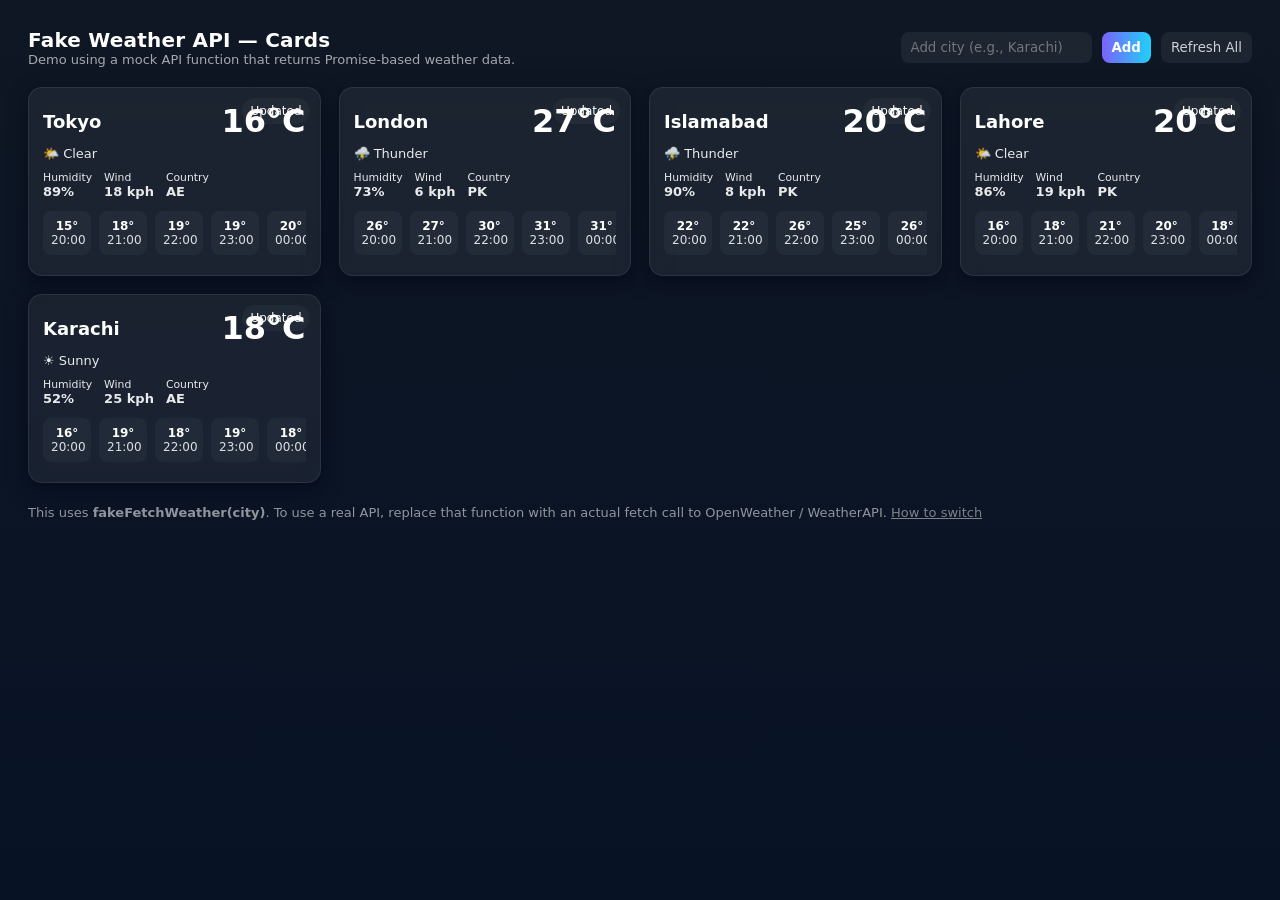
<file: dashboard.html>
<!doctype html>
<html lang="en">
<head>
  <meta charset="utf-8" />
  <meta name="viewport" content="width=device-width,initial-scale=1" />
  <title>Fake Weather API — Cards</title>
  <style>
    :root{
      --bg: linear-gradient(180deg,#0f1724,#071225);
      --card: rgba(255,255,255,0.06);
      --glass-border: rgba(255,255,255,0.08);
      --accent: #7b61ff;
      --muted: rgba(255,255,255,0.78);
      --glass-blur: 8px;
    }
    *{box-sizing:border-box;margin:0;padding:0;font-family:Inter,system-ui,Arial,sans-serif}
    html,body{height:100%}
    body{
      min-height:100vh;
      background: var(--bg);
      color:var(--muted);
      padding:28px;
      -webkit-font-smoothing:antialiased;
    }

    header{
      display:flex;
      gap:16px;
      align-items:center;
      margin-bottom:20px;
    }
    header h1{
      color:white;font-size:20px;
      letter-spacing:0.2px;
    }
    .controls{
      margin-left:auto;display:flex;gap:10px;align-items:center;
    }
    .controls input, .controls button{
      padding:8px 10px;border-radius:8px;border:0;background:rgba(255,255,255,0.06);color:var(--muted)
    }
    .controls button.primary{
      background:linear-gradient(90deg,var(--accent),#1fd1f9);color:white;font-weight:600;border:0;cursor:pointer;
    }

    main{
      display:grid;
      grid-template-columns: repeat(auto-fill,minmax(260px,1fr));
      gap:18px;
      margin-top:18px;
    }

    .card{
      background: var(--card);
      border-radius:14px;
      padding:14px;
      backdrop-filter: blur(var(--glass-blur));
      border: 1px solid var(--glass-border);
      box-shadow: 0 6px 20px rgba(2,6,23,0.6);
      color: #fff;
      position:relative;
      overflow:hidden;
    }

    .city {
      display:flex;align-items:center;justify-content:space-between;gap:12px;
    }
    .city h2{font-size:18px;margin:0}
    .temp{
      font-weight:700;font-size:32px;
    }
    .cond{font-size:13px;opacity:0.9;margin-top:6px}

    .meta{
      display:flex;gap:12px;margin-top:10px;font-size:13px;opacity:0.9;
    }
    .meta div{display:flex;flex-direction:column}

    .hourly{
      display:flex;gap:8px;margin-top:12px;overflow:auto;padding-bottom:6px;
    }
    .hour{
      min-width:48px;padding:8px;border-radius:8px;background:rgba(255,255,255,0.03);text-align:center;font-size:12px;
    }

    .status {
      position:absolute;right:10px;top:10px;font-size:12px;padding:6px 8px;border-radius:999px;background:rgba(255,255,255,0.03);
    }

    .empty{
      color:rgba(255,255,255,0.6);text-align:center;padding:40px;border:1px dashed rgba(255,255,255,0.04);border-radius:12px;
    }

    footer{margin-top:22px;color:rgba(255,255,255,0.55);font-size:13px}
    a.small{color:inherit;opacity:0.85;text-decoration:underline}
    @media (max-width:520px){
      header{flex-direction:column;align-items:flex-start;gap:10px}
      .controls{margin-left:0;width:100%}
      .controls input{flex:1;width:100%}
    }
  </style>
</head>
<body>
  <header>
    <div>
      <h1>Fake Weather API — Cards</h1>
      <div style="font-size:13px;opacity:0.8">Demo using a mock API function that returns Promise-based weather data.</div>
    </div>

    <div class="controls" role="search">
      <input id="cityInput" placeholder="Add city (e.g., Karachi)" aria-label="City">
      <button id="addBtn" class="primary">Add</button>
      <button id="refreshBtn" title="Refresh all">Refresh All</button>
    </div>
  </header>

  <main id="cardsContainer">
    <!-- Cards will be inserted here -->
  </main>

  <footer>
    This uses <strong>fakeFetchWeather(city)</strong>. To use a real API, replace that function with an actual fetch call to OpenWeather / WeatherAPI. <a href="#" class="small" id="howTo">How to switch</a>
  </footer>

<script>
/*
  ======= Fake Weather API (mock) =======
  fakeFetchWeather(city) simulates network latency and returns JSON
  Structure returned:
  {
    city: 'City Name',
    country: 'PK',
    tempC: 30,
    condition: 'Clear',
    humidity: 55,
    windKph: 12,
    icon: '☀️'  // could be URL or emoji
    forecast: [ {hour: '14:00', tempC: 30}, ... ]
  }
*/
function randomInt(min,max){ return Math.floor(Math.random()*(max-min+1))+min; }

function fakeFetchWeather(city){
  // Normalize city name
  const name = String(city || 'Unknown').trim();
  return new Promise((resolve) => {
    // simulate variable network time
    const delay = 300 + Math.random()*600;
    setTimeout(() => {
      const baseTemp = randomInt(5,35);
      const conditions = [
        ['Sunny','☀️'], ['Clear','🌤️'], ['Cloudy','☁️'],
        ['Partly Cloudy','⛅'], ['Rain','🌧️'], ['Thunder','⛈️'],
        ['Snow','❄️'], ['Mist','🌫️']
      ];
      const pick = conditions[Math.floor(Math.random()*conditions.length)];
      const forecast = [];
      const now = new Date();
      for(let i=0;i<8;i++){
        const h = new Date(now.getTime() + i*60*60*1000);
        const hour = h.getHours().toString().padStart(2,'0') + ':00';
        forecast.push({hour, tempC: Math.round(baseTemp + Math.sin(i/2)*3 + randomInt(-1,2))});
      }

      resolve({
        city: name,
        country: (Math.random()>0.5? 'PK' : ['US','GB','JP','IN','AE'][randomInt(0,4)]),
        tempC: baseTemp + randomInt(-2,4),
        condition: pick[0],
        humidity: randomInt(30,90),
        windKph: randomInt(2,32),
        icon: pick[1],
        forecast
      });
    }, delay);
  });
}

/* ======= UI code ======= */

const seedCities = ['Karachi','Lahore','Islamabad','London','Tokyo'];
const container = document.getElementById('cardsContainer');
const cityInput = document.getElementById('cityInput');
const addBtn = document.getElementById('addBtn');
const refreshBtn = document.getElementById('refreshBtn');
const howTo = document.getElementById('howTo');

let cityStates = {}; // cache of { cityName: {loading, data, lastUpdated} }

function createCardSkeleton(city){
  const card = document.createElement('div');
  card.className = 'card';
  card.setAttribute('data-city', city);
  card.innerHTML = `
    <div class="status">Loading...</div>
    <div class="city"><h2 class="cityName">${city}</h2><div class="temp">--°C</div></div>
    <div class="cond">—</div>
    <div class="meta">
      <div><small>Humidity</small><strong class="hum">--%</strong></div>
      <div><small>Wind</small><strong class="wind">-- kph</strong></div>
      <div><small>Country</small><strong class="country">—</strong></div>
    </div>
    <div class="hourly"></div>
  `;
  return card;
}

async function renderCity(city){
  const key = city.toLowerCase();
  // create skeleton or reuse
  let card = container.querySelector(`[data-city="${city}"]`);
  if(!card){
    card = createCardSkeleton(city);
    container.prepend(card);
  }
  // show loading
  card.querySelector('.status').textContent = 'Loading...';
  card.querySelector('.temp').textContent = '--°C';
  card.querySelector('.cond').textContent = '—';
  card.querySelector('.hum').textContent = '--%';
  card.querySelector('.wind').textContent = '-- kph';
  card.querySelector('.country').textContent = '—';
  card.querySelector('.hourly').innerHTML = '';
  // call fake API (replace with real fetch if needed)
  try{
    const data = await fakeFetchWeather(city);
    cityStates[key] = { loading:false, data, lastUpdated: Date.now() };

    card.querySelector('.status').textContent = 'Updated';
    card.querySelector('.temp').textContent = `${data.tempC}°C`;
    card.querySelector('.cond').textContent = `${data.icon} ${data.condition}`;
    card.querySelector('.hum').textContent = `${data.humidity}%`;
    card.querySelector('.wind').textContent = `${data.windKph} kph`;
    card.querySelector('.country').textContent = data.country || '—';

    // hourly
    const hourly = card.querySelector('.hourly');
    data.forecast.forEach(f => {
      const el = document.createElement('div');
      el.className = 'hour';
      el.innerHTML = `<div style="font-weight:700">${f.tempC}°</div><div style="opacity:0.85">${f.hour}</div>`;
      hourly.appendChild(el);
    });
  }catch(err){
    card.querySelector('.status').textContent = 'Error';
    card.querySelector('.cond').textContent = 'Unable to fetch';
    console.error('fetch error', err);
  }
}

function addCity(city){
  if(!city) return;
  const normalized = city.trim();
  // prevent duplicates (case-insensitive)
  const exists = Array.from(container.querySelectorAll('.card')).some(c => c.getAttribute('data-city').toLowerCase() === normalized.toLowerCase());
  if(exists){
    alert(`${normalized} is already added`);
    return;
  }
  renderCity(normalized);
}

addBtn.addEventListener('click', ()=>{
  addCity(cityInput.value || '');
  cityInput.value = '';
});

cityInput.addEventListener('keyup', (e)=>{ if(e.key === 'Enter'){ addCity(cityInput.value); cityInput.value=''; } });

refreshBtn.addEventListener('click', ()=>{
  const cards = Array.from(container.querySelectorAll('.card'));
  cards.forEach(c => {
    const city = c.getAttribute('data-city');
    renderCity(city);
  });
});

// show how-to modal (simple)
howTo.addEventListener('click', (e)=>{
  e.preventDefault();
  alert(`To use a real API replace fakeFetchWeather(city) with a real fetch to an API.\n\nExample (OpenWeatherMap):\n\nfetch('https://api.openweathermap.org/data/2.5/weather?q='+encodeURIComponent(city)+'&appid=YOUR_KEY&units=metric')\n  .then(r=>r.json())\n  .then(json => {/* map json to same shape used in UI */})`);
});

/* Seed initial cities */
seedCities.forEach(c => renderCity(c));
</script>
</body>
</html>
</file>
